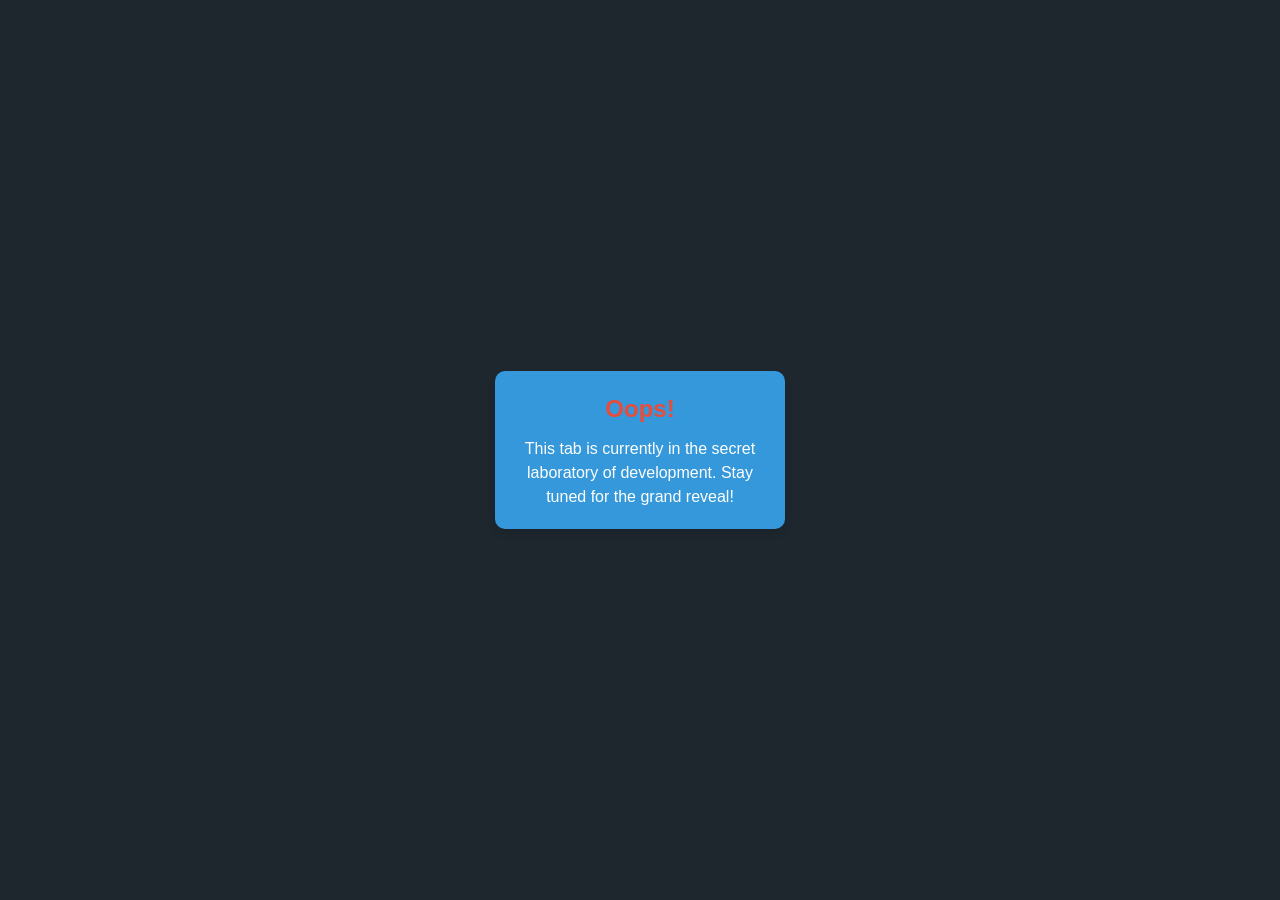
<file: developing-phase/index.html>
<!DOCTYPE html>
<html lang="en">
<head>
    <meta charset="UTF-8">
    <meta name="viewport" content="width=device-width, initial-scale=1.0">
    <title>Under Development Tab</title>
    <style>
        body {
            font-family: 'Roboto', sans-serif;
            margin: 0;
            padding: 0;
            display: flex;
            align-items: center;
            justify-content: center;
            height: 100vh;
            background-color: #1e272e;
            color: #ecf0f1;
        }

        .development-tab {
            background-color: #3498db;
            color: #ffffff;
            padding: 20px;
            border-radius: 10px;
            text-align: center;
            max-width: 250px;
            box-shadow: 0 4px 8px rgba(0, 0, 0, 0.1);
            animation: popUp 1s ease-in-out infinite alternate;
        }

        .development-tab .oops {
            color: #e74c3c;
            font-size: 24px;
            font-weight: bold;
            margin-bottom: 10px;
        }

        .development-tab p {
            margin: 0;
            font-size: 16px;
            line-height: 1.5;
        }

        @keyframes popUp {
            from {
                transform: scale(1);
            }
            to {
                transform: scale(1.05);
            }
        }
    </style>
</head>
<body>
    <div class="development-tab">
        <p class="oops">Oops!</p>
        <p>This tab is currently in the secret laboratory of development. Stay tuned for the grand reveal!</p>
    </div>
</body>
</html>
</file>
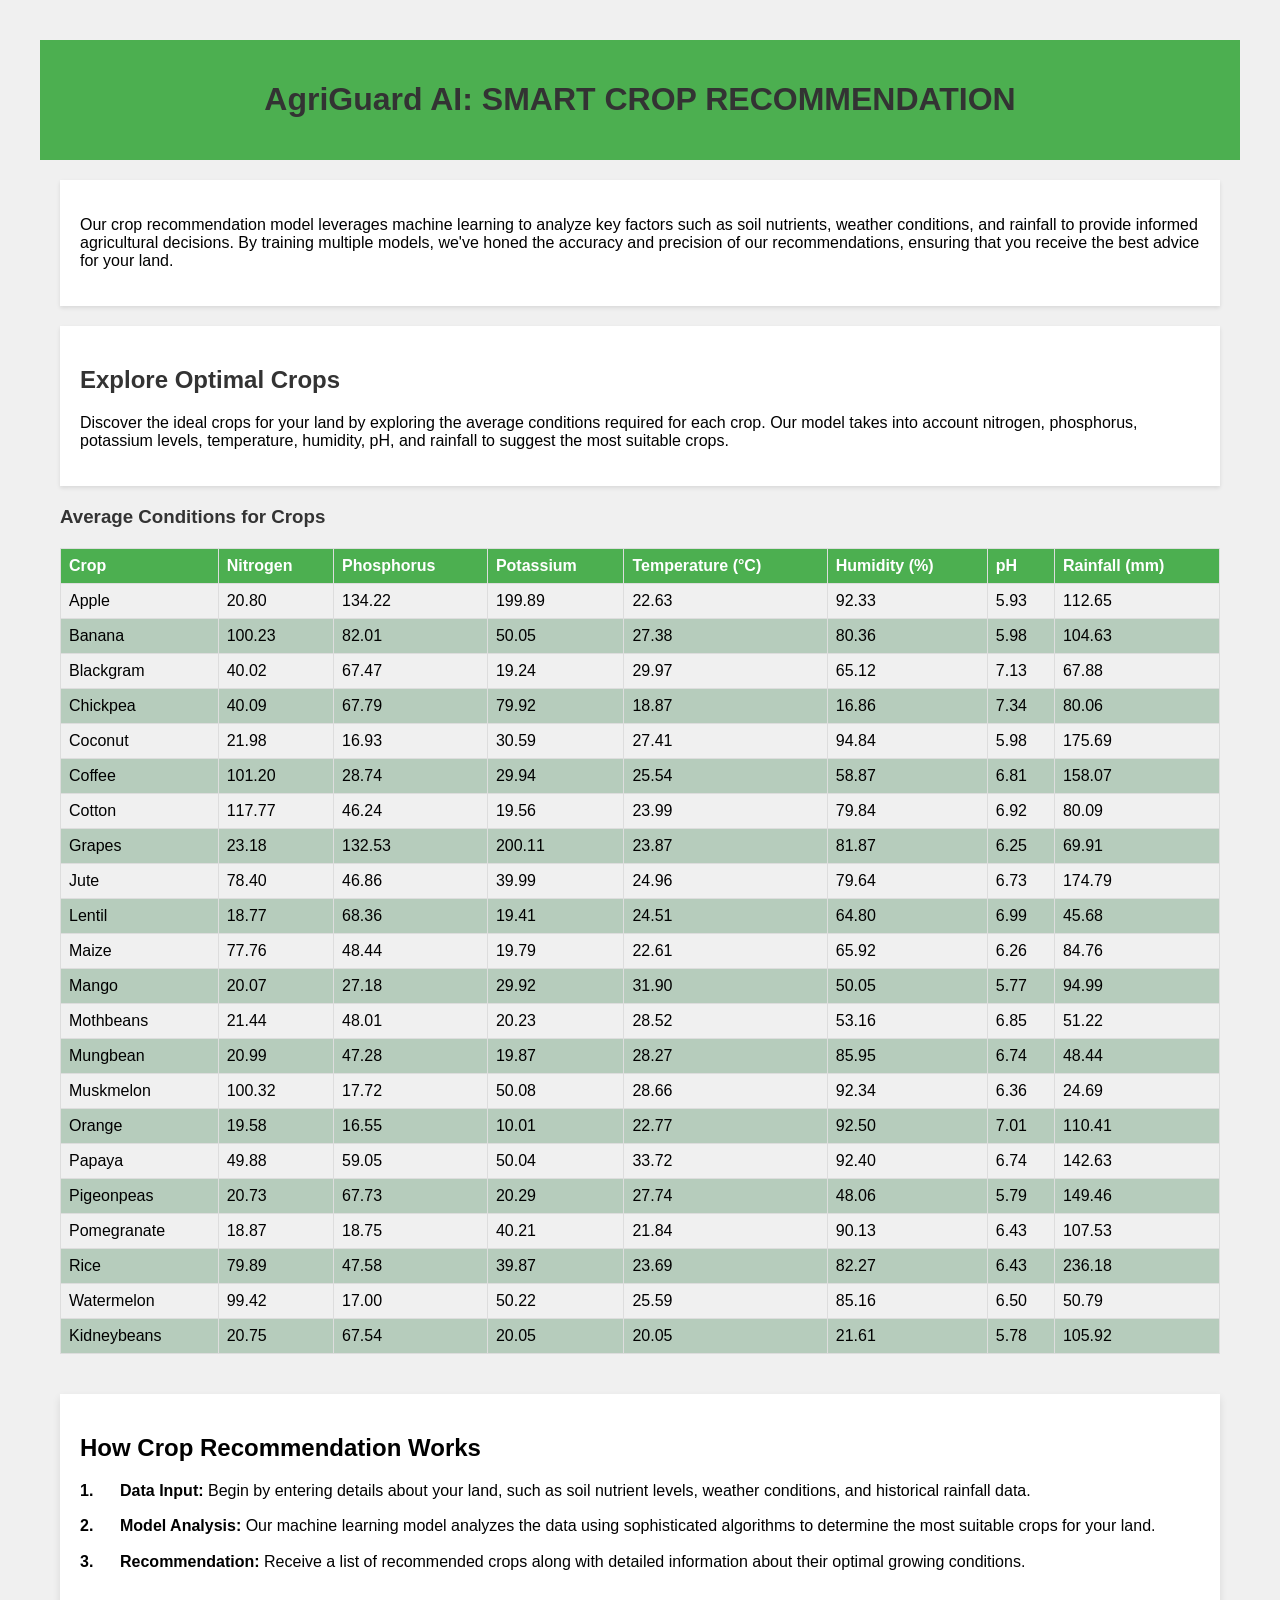
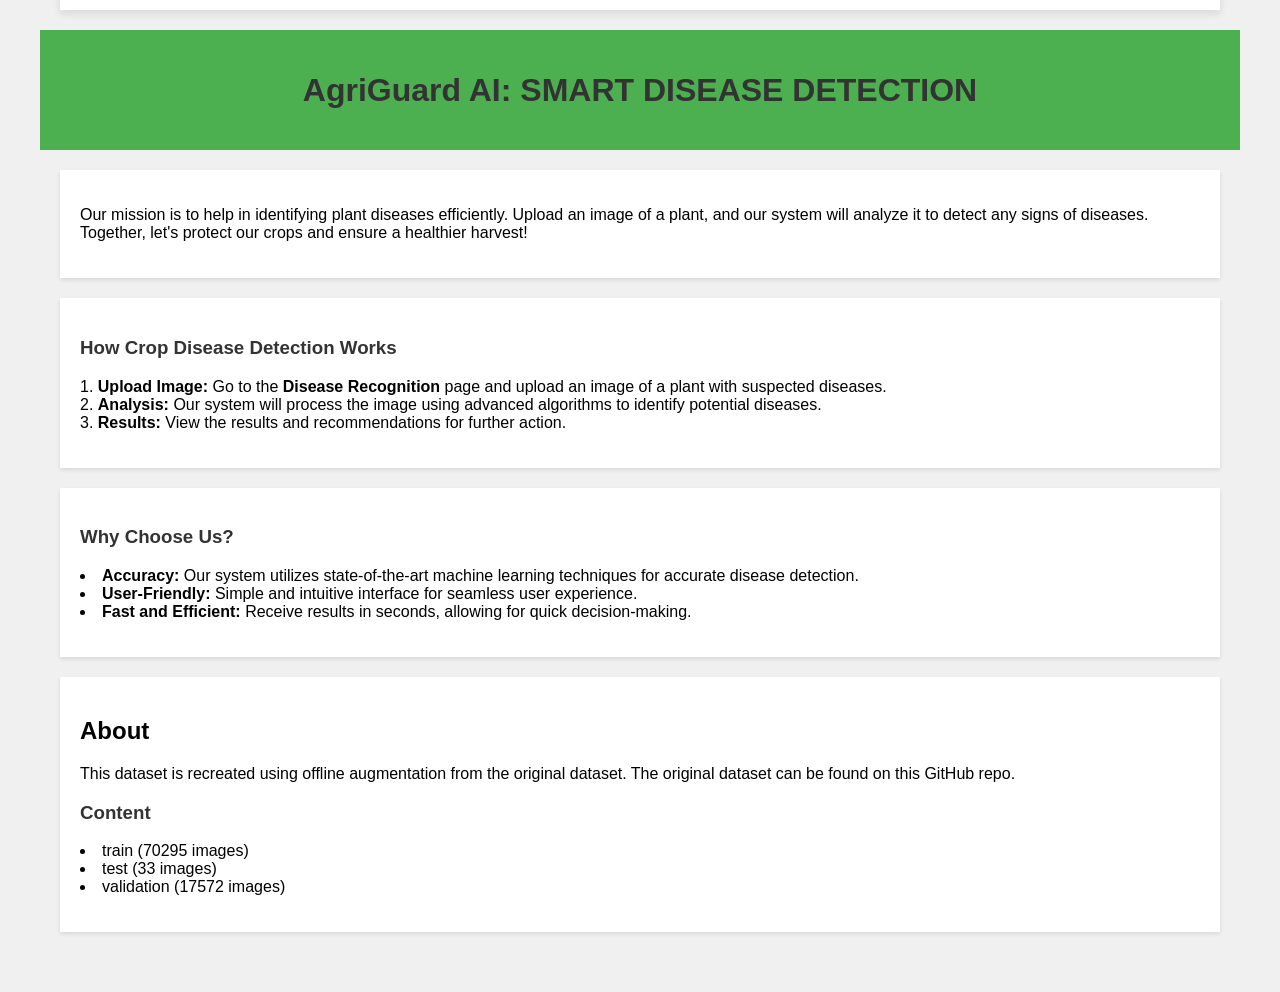
<file: explore/index.html>
<!DOCTYPE html>
<html lang="en">

<head>
  <meta charset="UTF-8">
  <meta name="viewport" content="width=device-width, initial-scale=1.0">
  <title>AgriGuard AI: Smart Crop Recommendation</title>
  <link rel="stylesheet" href="index.css">
</head>

<body>
  <header>
    <h1>AgriGuard AI: SMART CROP RECOMMENDATION</h1>
  </header>
  <main>
    <section id="model-intro">
      <p>Our crop recommendation model leverages machine learning to analyze key factors such as soil nutrients, weather
        conditions, and rainfall to provide informed agricultural decisions. By training multiple models, we've honed
        the accuracy and precision of our recommendations, ensuring that you receive the best advice for your land.</p>
    </section>
    <section id="explore-crops">
      <h2>Explore Optimal Crops</h2>
      <p>Discover the ideal crops for your land by exploring the average conditions required for each crop. Our model
        takes into account nitrogen, phosphorus, potassium levels, temperature, humidity, pH, and rainfall to suggest
        the most suitable crops.</p>
    </section>
    <section id="crops-table">
      <h3>Average Conditions for Crops</h3>
      <table id="crop-table">
        <thead>
          <tr>
            <th>Crop</th>
            <th>Nitrogen</th>
            <th>Phosphorus</th>
            <th>Potassium</th>
            <th>Temperature (°C)</th>
            <th>Humidity (%)</th>
            <th>pH</th>
            <th>Rainfall (mm)</th>
          </tr>
        </thead>
        <tbody>
          <!-- Table rows will be inserted here by JavaScript -->
        </tbody>
      </table>
    </section>
  </main>

  <section id="crop-recommendation-how-it-works">
    <h2>How Crop Recommendation Works</h2>
    <ol>
      <li><strong>Data Input:</strong> Begin by entering details about your land, such as soil nutrient levels, weather
        conditions, and historical rainfall data.</li>
      <li><strong>Model Analysis:</strong> Our machine learning model analyzes the data using sophisticated algorithms
        to determine the most suitable crops for your land.</li>
      <li><strong>Recommendation:</strong> Receive a list of recommended crops along with detailed information about
        their optimal growing conditions.</li>
    </ol>
  </section>


  <header>
    <h1>AgriGuard AI: SMART DISEASE DETECTION</h1>
  </header>

  <section id="smart-disease-detection">
    <p>Our mission is to help in identifying plant diseases efficiently. Upload an image of a plant, and our system will
      analyze it to detect any signs of diseases. Together, let's protect our crops and ensure a healthier harvest!</p>
  </section>

  <section id="smart-disease-detection">
    <h3>How Crop Disease Detection Works</h3>
    <ol>
      <li><strong>Upload Image:</strong> Go to the <strong>Disease Recognition</strong> page and upload an image of a
        plant with suspected diseases.</li>
      <li><strong>Analysis:</strong> Our system will process the image using advanced algorithms to identify potential
        diseases.</li>
      <li><strong>Results:</strong> View the results and recommendations for further action.</li>
    </ol>
  </section>

  <section id="smart-disease-detection">
    <h3>Why Choose Us?</h3>
    <ul>
      <li><strong>Accuracy:</strong> Our system utilizes state-of-the-art machine learning techniques for accurate
        disease detection.</li>
      <li><strong>User-Friendly:</strong> Simple and intuitive interface for seamless user experience.</li>
      <li><strong>Fast and Efficient:</strong> Receive results in seconds, allowing for quick decision-making.</li>
    </ul>
  </section>


  <section id="about-project">
    <h2>About</h2>
    <p>This dataset is recreated using offline augmentation from the original dataset. The original dataset can be found
      on this GitHub repo.</p>
    <h3>Content</h3>
    <ul>
      <li>train (70295 images)</li>
      <li>test (33 images)</li>
      <li>validation (17572 images)</li>
    </ul>
  </section>



  <script src="index.js"></script>
</body>

</html>
</file>
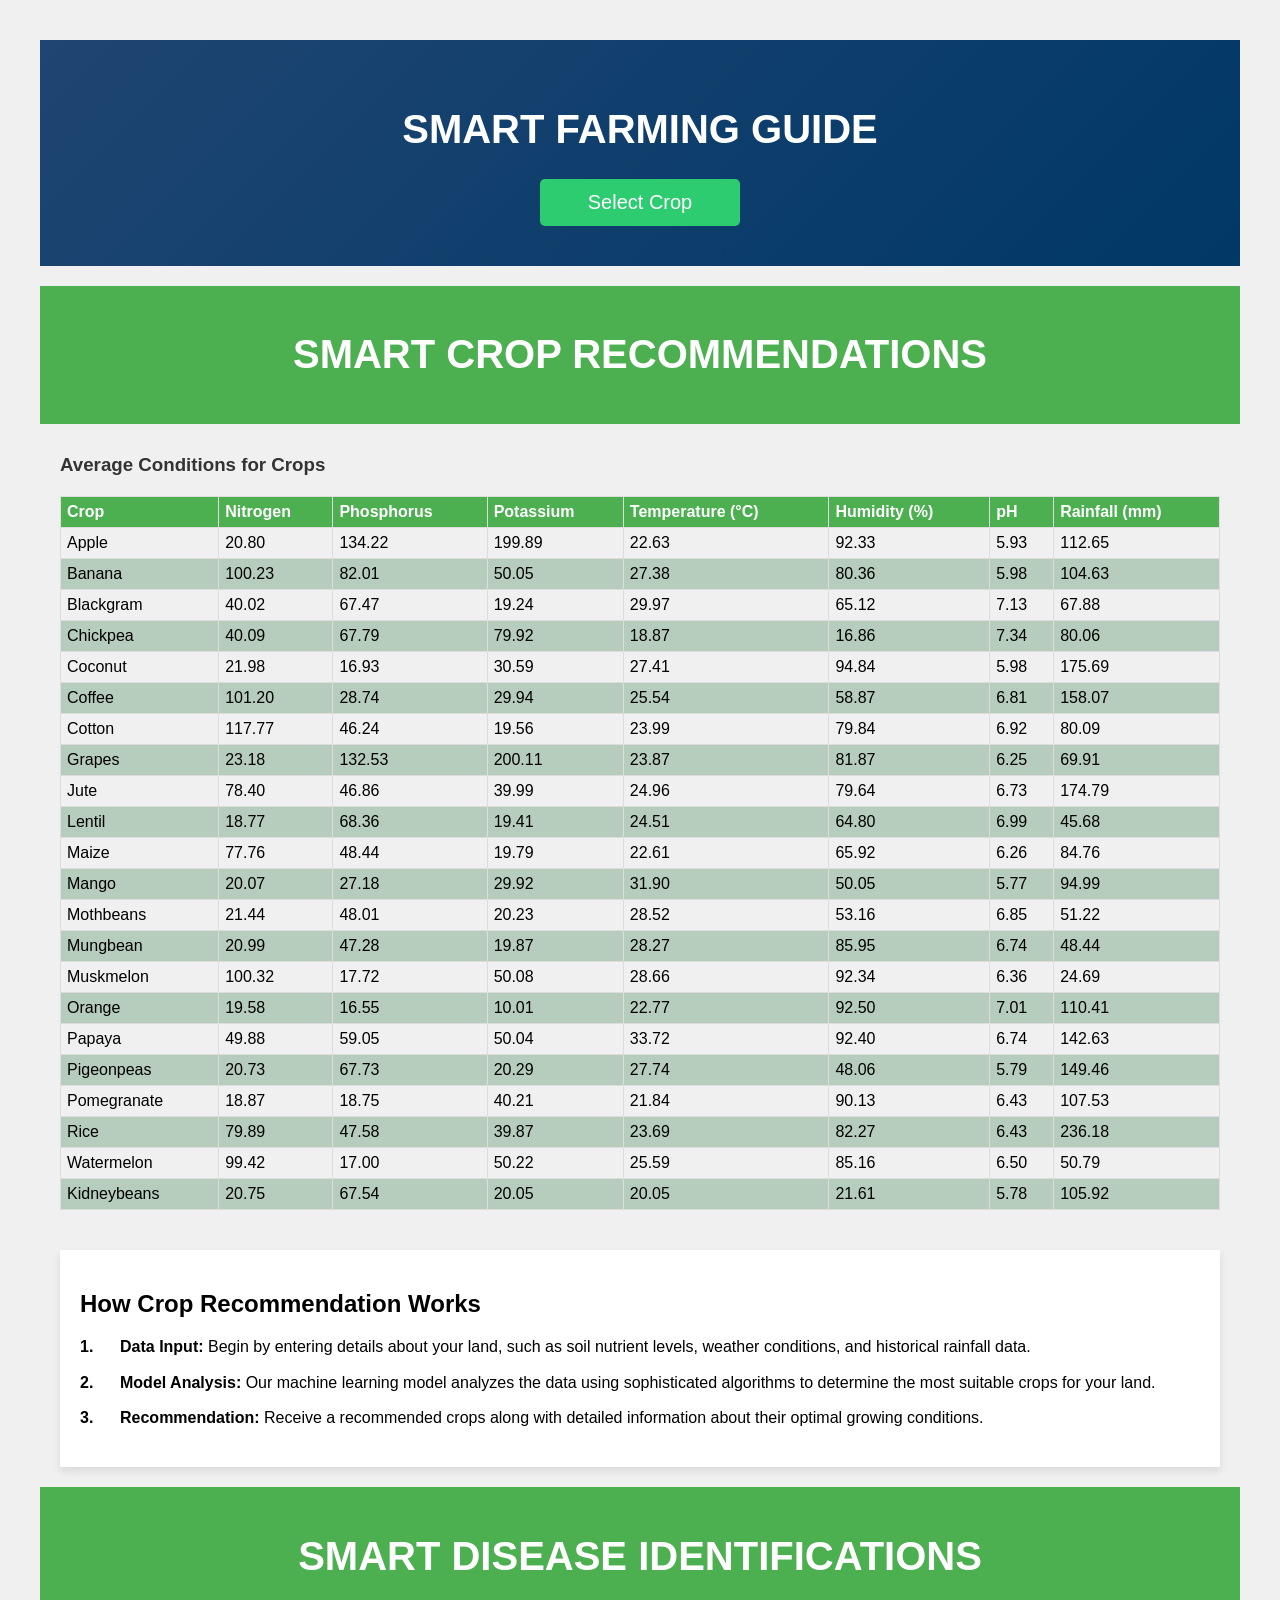
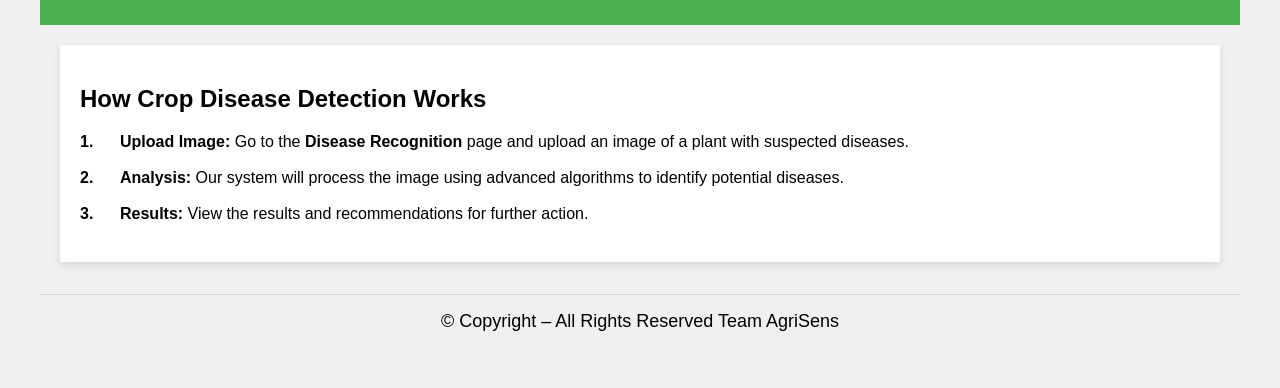
<file: guide/index.html>
<!DOCTYPE html>
<html lang="en">
  <head>
    <meta charset="UTF-8" />
    <meta name="viewport" content="width=device-width, initial-scale=1.0" />
    <title>Guidance</title>
    <link rel="stylesheet" href="styles.css" />
  </head>

  <body>
    <div class="container">
      <header class="hero">
        <h1>SMART FARMING GUIDE</h1>
        <div class="dropdown">
          <button class="dropbtn" onclick="toggleDropdown()">
            Select Crop
          </button>
          <div id="dropdownContent" class="dropdown-content">
            <a href="#" onclick="showCrop('apple')">Apple</a>
            <a href="#" onclick="showCrop('banana')">Banana</a>
            <a href="#" onclick="showCrop('blackgram')">Black gram</a>
            <a href="#" onclick="showCrop('chickpea')">Chickpea</a>
            <a href="#" onclick="showCrop('coffee')">Coffee</a>
            <a href="#" onclick="showCrop('coconut')">Coconut</a>
            <a href="#" onclick="showCrop('cotton')">Cotton</a>
            <a href="#" onclick="showCrop('grapes')">Grapes</a>
            <a href="#" onclick="showCrop('jute')">Jute</a>
            <a href="#" onclick="showCrop('kidneybeans')">Kidneybeans</a>
            <a href="#" onclick="showCrop('lentil')">Lentil</a>
            <a href="#" onclick="showCrop('maize')">Maize</a>
            <a href="#" onclick="showCrop('mungbean')">Mung bean</a>
            <a href="#" onclick="showCrop('mothbeans')">Moth beans</a>
            <a href="#" onclick="showCrop('muskmelon')">Muskmelon</a>
            <a href="#" onclick="showCrop('orange')">Orange</a>
            <a href="#" onclick="showCrop('papaya')">Papaya</a>
            <a href="#" onclick="showCrop('pigeonpeas')">Pigeon peas</a>
            <a href="#" onclick="showCrop('pomegranate')">Pomegranate</a>
            <a href="#" onclick="showCrop('rice')">Rice</a>
            <a href="#" onclick="showCrop('watermelon')">Watermelon</a>
            <a href="#" onclick="showCrop('mango')">Mango</a>
          </div>
        </div>
      </header>
      <div id="cropInfo" class="crop-info">
        <!-- Crop information will be displayed here -->
      </div>
    </div>

    <header>
      <h1>SMART CROP RECOMMENDATIONS</h1>
    </header>
    <main>
      <!-- <section id="model-intro">
        <p>
          Our crop recommendation model leverages machine learning to analyze
          key factors such as soil nutrients, weather conditions, and rainfall
          to provide informed agricultural decisions. By training multiple
          models, we've honed the accuracy and precision of our recommendations,
          ensuring that you receive the best advice for your land.
        </p>
      </section>
      <section id="explore-crops">
        <h2>Explore Optimal Crops</h2>
        <p>
          Discover the ideal crops for your land by exploring the average
          conditions required for each crop. Our model takes into account
          nitrogen, phosphorus, potassium levels, temperature, humidity, pH, and
          rainfall to suggest the most suitable crops.
        </p>
      </section> -->
      <section id="crops-table">
        <h3>Average Conditions for Crops</h3>
        <table id="crop-table">
          <thead>
            <tr>
              <th>Crop</th>
              <th>Nitrogen</th>
              <th>Phosphorus</th>
              <th>Potassium</th>
              <th>Temperature (°C)</th>
              <th>Humidity (%)</th>
              <th>pH</th>
              <th>Rainfall (mm)</th>
            </tr>
          </thead>
          <tbody>
            <!-- Table rows will be inserted here by JavaScript -->
          </tbody>
        </table>
      </section>
    </main>

    <section id="crop-recommendation-how-it-works">
      <h2>How Crop Recommendation Works</h2>
      <ol>
        <li>
          <strong>Data Input:</strong> Begin by entering details about your
          land, such as soil nutrient levels, weather conditions, and historical
          rainfall data.
        </li>
        <li>
          <strong>Model Analysis:</strong> Our machine learning model analyzes
          the data using sophisticated algorithms to determine the most suitable
          crops for your land.
        </li>
        <li>
          <strong>Recommendation:</strong> Receive a recommended crops
          along with detailed information about their optimal growing
          conditions.
        </li>
      </ol>
    </section>

    <header>
      <h1>SMART DISEASE IDENTIFICATIONS</h1>
    </header>

    <!-- <section id="smart-disease-detection">
      <p>
        Our mission is to help in identifying plant diseases efficiently. Upload
        an image of a plant, and our system will analyze it to detect any signs
        of diseases. Together, let's protect our crops and ensure a healthier
        harvest!
      </p>
    </section> -->

    <section id="crop-recommendation-how-it-works">
      <h2>How Crop Disease Detection Works</h2>
      <ol>
        <li>
          <strong>Upload Image:</strong> Go to the
          <strong>Disease Recognition</strong> page and upload an image of a
          plant with suspected diseases.
        </li>
        <li>
          <strong>Analysis:</strong> Our system will process the image using
          advanced algorithms to identify potential diseases.
        </li>
        <li>
          <strong>Results:</strong> View the results and recommendations for
          further action.
        </li>
      </ol>
    </section>

    <!-- <section id="about-project">
      <h2>About</h2>
      <p>
        This dataset is recreated using offline augmentation from the original
        dataset. The original dataset can be found on this GitHub repo.
      </p>
      <h3>Content</h3>
      <ul>
        <li>train (70295 images)</li>
        <li>test (33 images)</li>
        <li>validation (17572 images)</li>
      </ul>
    </section> -->

    <section class="footer">
      <p class="footer-text">© Copyright – All Rights Reserved Team AgriSens</p>
    </div>

  </section>
    <script src="script.js"></script>
  </body>
</html>
</file>
<file: explore/index.css>
body,
html {
  margin: 10px;
  border: 10px;
  padding: 10px;
  font-family: "Segoe UI", Tahoma, Geneva, Verdana, sans-serif;
  background-color: #f0f0f0;
}

header {
  background-color: #4caf50;
  color: white;
  padding: 20px;
  text-align: center;
}

main {
  padding: 20px;
}

h1,
h2,
h3 {
  color: #333;
}

#model-intro,
#explore-crops {
  background-color: white;
  margin-bottom: 20px;
  padding: 20px;
  box-shadow: 0 2px 4px rgba(0, 0, 0, 0.1);
}

table {
  width: 100%;
  border-collapse: collapse;
  margin-top: 20px;
}

th,
td {
  border: 1px solid #ddd;
  text-align: left;
  padding: 8px;
}

th {
  background-color: #4caf50;
  color: white;
}

tr:nth-child(even) {
  background-color: #b6ccbc;
}

#crop-recommendation-how-it-works {
  background-color: #fff;
  margin-top: 20px;
  margin-bottom: 20px;
  margin-left: 20px;
  margin-right: 20px;
  padding: 20px;
  box-shadow: 0 4px 8px rgba(0, 0, 0, 0.1);
}

#crop-recommendation-how-it-works h2 {
  color: #000000;
  margin-bottom: 16px;
}

#crop-recommendation-how-it-works ol {
  counter-reset: list-counter;
  list-style: none;
  padding-left: 0;
}

#crop-recommendation-how-it-works ol li {
  counter-increment: list-counter;
  padding-left: 40px;
  position: relative;
  margin-bottom: 10px;
  line-height: 1.6;
}

#crop-recommendation-how-it-works ol li::before {
  content: counter(list-counter) ".";
  position: absolute;
  left: 0;
  top: 0;
  font-weight: bold;
  color: #000000;
}

#smart-disease-detection,
#about-project {
  background-color: white;
  margin-top: 20px;
  margin-bottom: 20px;
  margin-left: 20px;
  margin-right: 20px;
  padding: 20px;
  box-shadow: 0 2px 4px rgba(0, 0, 0, 0.1);
}

#smart-disease-detection h2,
#about-project h2 {
  color: #000000;
}

#smart-disease-detection ol,
#smart-disease-detection ul,
#about-project ul {
  list-style-position: inside;
  padding-left: 0;
}

/* Base styles - already provided above, apply for all devices */

/* Mobile-specific styles */
@media screen and (max-width: 768px) {
  /* Base styles - apply for all devices */
  body,
  html {
    margin: 0;
    padding: 0;
    font-family: "Segoe UI", Tahoma, Geneva, Verdana, sans-serif;
    background-color: #f0f0f0;
  }

  header {
    background-color: #4caf50;
    color: white;
    padding: 20px;
    text-align: center;
  }

  main {
    padding: 15px;
  }

  h1,
  h2,
  h3 {
    color: #333;
  }

  section {
    background-color: white;
    margin: 10px;
    padding: 20px;
    box-shadow: 0 2px 4px rgba(0, 0, 0, 0.1);
  }

  table {
    width: 100%;
    border-collapse: collapse;
    margin-top: 20px;
  }

  th,
  td {
    border: 1px solid #ddd;
    text-align: left;
    padding: 8px;
  }

  th {
    background-color: #4caf50;
    color: white;
  }

  tr:nth-child(even) {
    background-color: #b6ccbc;
  }

  button {
    background-color: #4caf50;
    color: white;
    border: none;
    padding: 10px 20px;
    border-radius: 5px;
    cursor: pointer;
    font-size: 16px;
    margin-top: 20px;
  }

  button:hover {
    background-color: #45a049;
  }

  /* Mobile-specific styles */
  @media screen and (max-width: 768px) {
    header,
    main,
    section,
    button {
      padding: 10px;
    }

    h1,
    h2,
    h3 {
      font-size: 20px; /* Adjust heading sizes for better readability */
    }
    /* Base styles for table - apply for all devices */
    table {
      width: 100%;
      border-collapse: collapse;
      margin-top: 20px;
    }

    th,
    td {
      border: 1px solid #ddd;
      text-align: left;
      padding: 8px;
    }

    th {
      background-color: #4caf50;
      color: white;
    }

    tr:nth-child(even) {
      background-color: #f2f2f2;
    }

    /* Mobile-specific styles */
    @media screen and (max-width: 768px) {
      table {
        display: block;
        overflow-x: auto; /* Allows table to scroll horizontally on small screens */
      }

      th,
      td {
        padding: 10px 5px; /* Reduces padding to fit content on smaller screens */
        font-size: 14px; /* Smaller font size for better readability */
      }

      th {
        font-size: 16px; /* Slightly larger font size for headers for emphasis */
      }
    }

    th,
    td {
      padding: 6px; /* Smaller padding for table cells */
    }

    button {
      padding: 8px 16px; /* Smaller padding for buttons */
      font-size: 14px; /* Smaller font size for button text */
    }
  }
}
</file>
<file: guide/styles.css>
body,
html {
  margin: 10px;
  border: 10px;
  padding: 10px;
  font-family: "Segoe UI", Tahoma, Geneva, Verdana, sans-serif;
  background-color: #f0f0f0;
}

header {
  background-color: #4caf50;
  color: white;
  padding: 20px;
  text-align: center;
}



@media (min-width: 481px) and (max-width: 767px) {
  header h1 {
    font-size: 1.2rem;
  }

}

@media (min-width: 320px) and (max-width: 480px) {
  header h1 {
    font-size: 1.2rem;
  }

}



main {
  padding: 20px;
}

h1,
h2,
h3 {
  color: #333;
}

#model-intro,
#explore-crops {
  background-color: white;
  margin-bottom: 20px;
  padding: 20px;
  box-shadow: 0 2px 4px rgba(0, 0, 0, 0.1);
}

table {
  width: 100%;
  border-collapse: collapse;
  margin-top: 20px;
}

th,
td {
  border: 1px solid #ddd;
  text-align: left;
  padding: 8px;
}

th {
  background-color: #4caf50;
  color: white;
}

tr:nth-child(even) {
  background-color: #b6ccbc;
}

#crop-recommendation-how-it-works {
  background-color: #fff;
  margin-top: 20px;
  margin-bottom: 20px;
  margin-left: 20px;
  margin-right: 20px;
  padding: 20px;
  box-shadow: 0 4px 8px rgba(0, 0, 0, 0.1);
}

#crop-recommendation-how-it-works h2 {
  color: #000000;
  margin-bottom: 16px;
}

#crop-recommendation-how-it-works ol {
  counter-reset: list-counter;
  list-style: none;
  padding-left: 0;
}

#crop-recommendation-how-it-works ol li {
  counter-increment: list-counter;
  padding-left: 40px;
  position: relative;
  margin-bottom: 10px;
  line-height: 1.6;
}

#crop-recommendation-how-it-works ol li::before {
  content: counter(list-counter) ".";
  position: absolute;
  left: 0;
  top: 0;
  font-weight: bold;
  color: #000000;
}

#smart-disease-detection,
#about-project {
  background-color: white;
  margin-top: 20px;
  margin-bottom: 20px;
  margin-left: 20px;
  margin-right: 20px;
  padding: 20px;
  box-shadow: 0 2px 4px rgba(0, 0, 0, 0.1);
}


#smart-disease-detection ol li {
  counter-increment: list-counter;
  margin-bottom: 10px;
}

#smart-disease-detection h2,
#about-project h2 {
  color: #000000;
}

#smart-disease-detection ol,
#smart-disease-detection ul,
#about-project ul {
  list-style-position: inside;
  padding-left: 0;
}

/* Base styles - already provided above, apply for all devices */

/* Mobile-specific styles */
@media screen and (max-width: 768px) {

  /* Base styles - apply for all devices */
  body,
  html {
    margin: 0;
    padding: 0;
    font-family: "Segoe UI", Tahoma, Geneva, Verdana, sans-serif;
    background-color: #f0f0f0;
  }

  header {
    background-color: #4caf50;
    color: white;
    padding: 20px;
    text-align: center;
  }

  main {
    padding: 15px;
  }

  h1,
  h2,
  h3 {
    color: #333;
  }

  section {
    background-color: white;
    margin: 10px;
    padding: 20px;
    box-shadow: 0 2px 4px rgba(0, 0, 0, 0.1);
  }

  table {
    width: 100%;
    border-collapse: collapse;
    margin-top: 20px;
  }

  th,
  td {
    border: 1px solid #ddd;
    text-align: left;
    padding: 8px;
  }

  th {
    background-color: #4caf50;
    color: white;
  }

  tr:nth-child(even) {
    background-color: #b6ccbc;
  }

  button {
    background-color: #4caf50;
    color: white;
    border: none;
    padding: 10px 20px;
    border-radius: 5px;
    cursor: pointer;
    font-size: 16px;
    margin-top: 20px;
  }

  button:hover {
    background-color: #45a049;
  }
}

/* Mobile-specific styles */
@media screen and (max-width: 768px) {

  header,
  main,
  section,
  button {
    padding: 10px;
  }

  h1,
  h2,
  h3 {
    font-size: 20px;
    /* Adjust heading sizes for better readability */
  }

  /* Base styles for table - apply for all devices */
  table {
    width: 100%;
    border-collapse: collapse;
    margin-top: 20px;
  }

  th,
  td {
    border: 1px solid #ddd;
    text-align: left;
    padding: 8px;
  }

  th {
    background-color: #4caf50;
    color: white;
  }

  tr:nth-child(even) {
    background-color: #f2f2f2;
  }
}

/* Mobile-specific styles */
@media screen and (max-width: 768px) {
  table {
    display: block;
    overflow-x: auto;
    /* Allows table to scroll horizontally on small screens */
  }

  th,
  td {
    padding: 10px 5px;
    /* Reduces padding to fit content on smaller screens */
    font-size: 14px;
    /* Smaller font size for better readability */
  }

  th {
    font-size: 16px;
    /* Slightly larger font size for headers for emphasis */
  }
}

th,
td {
  padding: 6px;
  /* Smaller padding for table cells */
}

button {
  padding: 8px 16px;
  /* Smaller padding for buttons */
  font-size: 14px;
  /* Smaller font size for button text */
}
























.hero {
  text-align: center;
  background: linear-gradient(135deg, #1f4572, #003866);
  padding: 40px;
  /* border-radius: 8px; */
  margin-bottom: 20px;
}

h1 {
  font-size: 2.5rem;
  color: white;
}


@media (min-width: 481px) and (max-width: 767px) {
  .hero h1 {
    font-size: 1.2rem;
  }

}

@media (min-width: 320px) and (max-width: 480px) {
  .hero h1 {
    font-size: 1.2rem;
  }

}

h3 {
  margin: 10px 0;
}

p {
  margin-bottom: 20px;
}


.dropdown {
  position: relative;
  display: inline-block;
}

.dropbtn {
  background-color: #2ecc71;
  color: white;
  padding: 12px 20px;
  font-size: 20px;
  border: none;
  border-radius: 5px;
  width: 200px;
  cursor: pointer;
  transition: background-color 0.3s, transform 0.2s;
}

.dropbtn:hover {
  background-color: #27ae60;
  transform: translateY(-2px);
}

.dropdown-content {
  display: none;
  position: absolute;
  background-color: #fff;
  width: 200px;
  box-shadow: 0 2px 8px rgba(0, 0, 0, 0.2);
  z-index: 1;
  border-radius: 5px;
  opacity: 0;
  /* For transition effect */
  transition: opacity 0.3s ease;
}

.dropdown:hover .dropdown-content {
  display: block;
  opacity: 1;
  /* Fade-in effect */
}

.dropdown-content a {
  color: black;
  padding: 12px 16px;
  text-decoration: none;
  display: block;
  transition: background-color 0.3s, padding 0.3s;
}

.dropdown-content a:hover {
  background-color: #f1f1f1;
  padding-left: 20px;
  /* Subtle effect on hover */
}

@media (max-width: 600px) {
  .dropbtn {
    font-size: 18px;
    /* Responsive font size */
    padding: 10px 15px;
  }

  .dropdown-content {
    min-width: 150px;
    /* Adjust for smaller screens */
  }
}


.show {
  display: block;
}

.gallery {
  display: grid;
  grid-template-columns: repeat(auto-fill, minmax(300px, 1fr));
  gap: 20px;
}

.gallery-item {
  background: white;
  border-radius: 8px;
  box-shadow: 0 2px 10px rgba(0, 0, 0, 0.1);
  text-align: center;
  overflow: auto;
  transition: transform 0.3s;
}

.gallery-item:hover {
  transform: scale(1.05);
}

.gallery-item img {
  width: 100%;
  height: auto;
}

.crop-info {
  padding: 20px;
  background: white;
  /* border-radius: 8px; */
  box-shadow: 0 2px 10px rgba(0, 0, 0, 0.1);
  display: none;
  /* Hidden by default */
  margin-top: 20px;
}



.footer {
  padding: 1rem;
  padding-top: 1rem;
  margin-top: 2rem;
  text-align: center;
  font-size: 2rem;
  font-weight: normal;
  color: #000;
  border-top: 0.1rem solid rgba(0, 0, 0, 0.1);
}

.footer-text {
  color: #000000;
  font-size: 18px;
  margin: 0;
}

@media (min-width: 481px) and (max-width: 767px) {
  .footer-text {
    font-size: 12px;
  }
}

@media (min-width: 320px) and (max-width: 480px) {
  .footer-text {
    font-size: 12px;
  }
}
</file>
